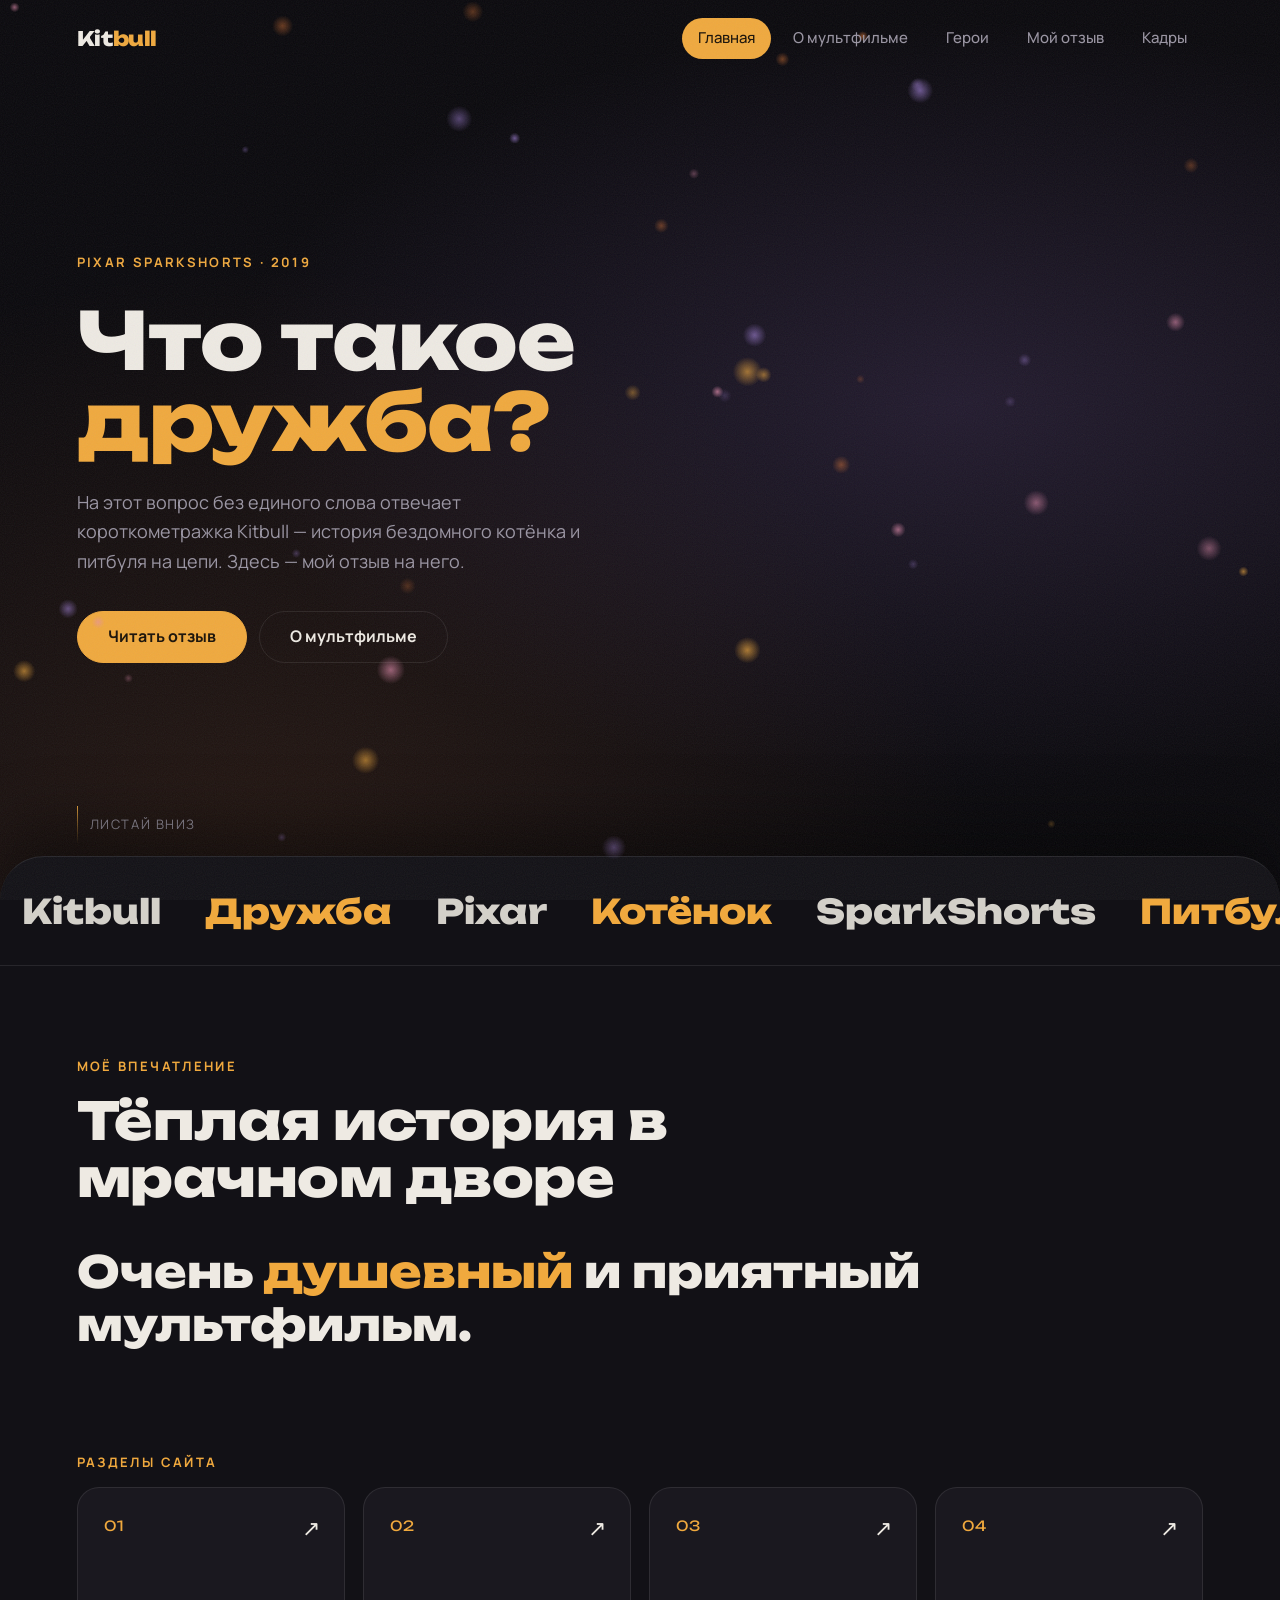
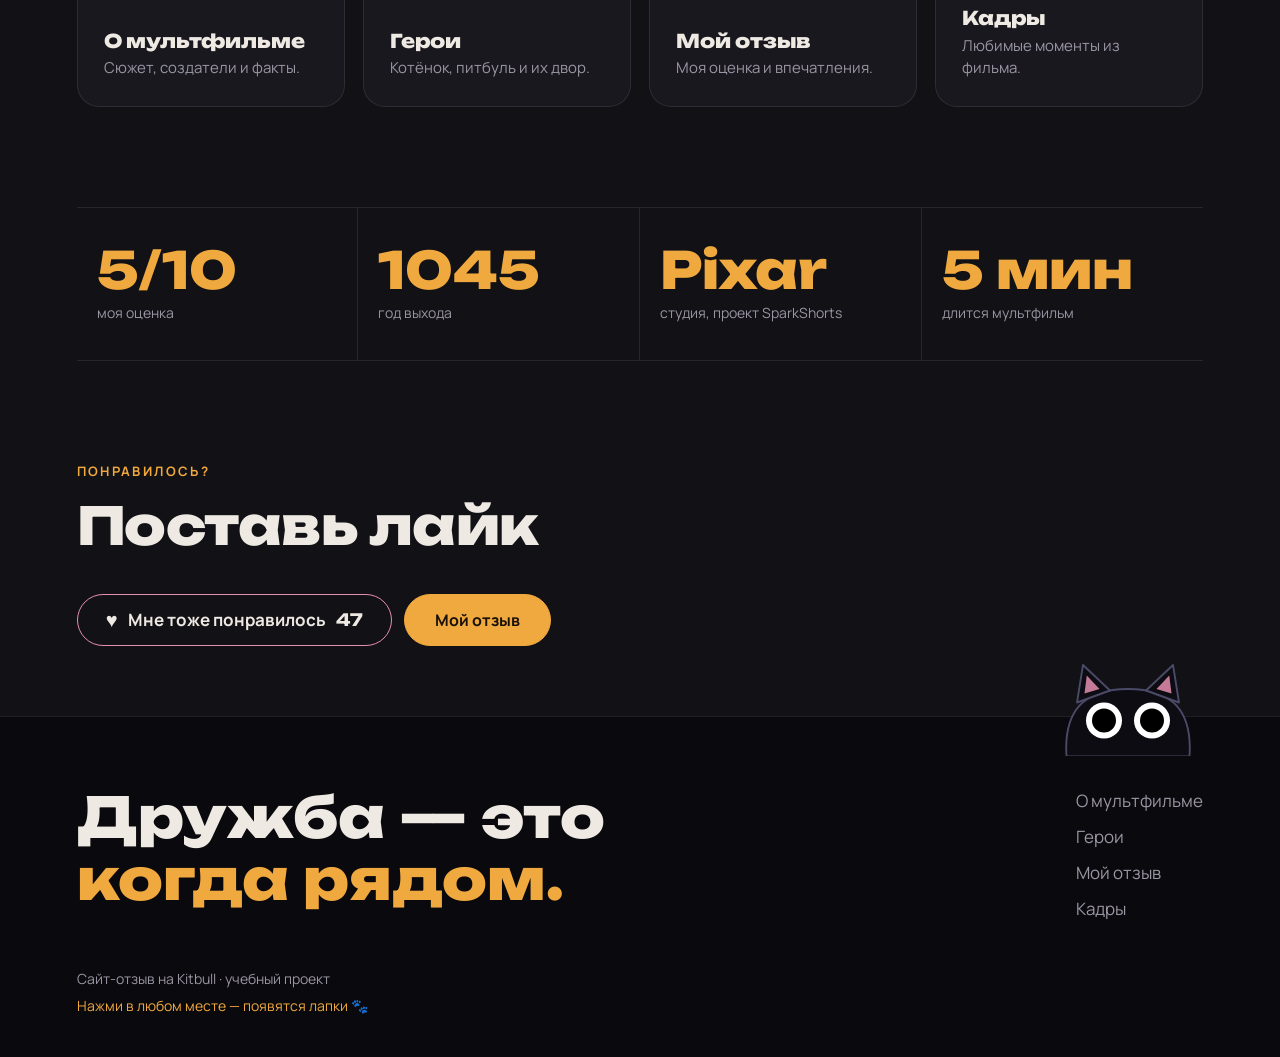
<file: index.html>
<!DOCTYPE html>
<html lang="ru">
<head>
    <meta charset="UTF-8">
    <meta name="viewport" content="width=device-width, initial-scale=1.0">
    <meta name="description" content="Отзыв на короткометражный мультфильм Kitbull (Pixar SparkShorts) — историю дружбы котёнка и питбуля.">
    <title>Kitbull — отзыв на мультфильм</title>
    <link rel="preconnect" href="https://fonts.googleapis.com">
    <link rel="preconnect" href="https://fonts.gstatic.com" crossorigin>
    <link href="https://fonts.googleapis.com/css2?family=Manrope:wght@400;500;700&family=Unbounded:wght@600;800&display=swap" rel="stylesheet">
    <link rel="stylesheet" href="./styles/root.css">
</head>
<body data-page="home">
    <canvas id="particles" aria-hidden="true"></canvas>
    <div class="progress" id="progress"></div>

    <nav class="nav" id="nav">
        <a class="nav__logo" href="index.html">Kit<span>bull</span></a>
        <ul class="nav__list" id="navList">
            <li><a href="index.html" class="is-active" aria-current="page">Главная</a></li>
            <li><a href="about.html">О мультфильме</a></li>
            <li><a href="characters.html">Герои</a></li>
            <li><a href="review.html">Мой отзыв</a></li>
            <li><a href="gallery.html">Кадры</a></li>
        </ul>
        <button class="nav__burger" id="burger" aria-label="Меню" aria-expanded="false" aria-controls="navList"><span></span><span></span></button>
    </nav>

    <header class="hero">
        <div class="hero__text">
            <span class="hero__tag">Pixar SparkShorts · 2019</span>
            <h1 class="hero__title">Что такое <em>дружба?</em></h1>
            <p class="hero__lead">
                На этот вопрос без единого слова отвечает короткометражка Kitbull —
                история бездомного котёнка и питбуля на цепи. Здесь — мой отзыв на него.
            </p>
            <div class="hero__actions">
                <a class="btn btn--primary" href="review.html">Читать отзыв</a>
                <a class="btn" href="about.html">О мультфильме</a>
            </div>
        </div>
        <div class="hero__sphere"><canvas id="sphere" data-glyph="paw" aria-hidden="true"></canvas></div>
        <span class="hero__scroll">Листай вниз</span>
    </header>

    <main class="sheet">
        <div class="marquee" aria-hidden="true">
            <div class="marquee__track">
                <span>Kitbull</span><span>Дружба</span><span>Pixar</span><span>Котёнок</span><span>SparkShorts</span><span>Питбуль</span><span>2019</span><span>Душевно</span>
                <span>Kitbull</span><span>Дружба</span><span>Pixar</span><span>Котёнок</span><span>SparkShorts</span><span>Питбуль</span><span>2019</span><span>Душевно</span>
            </div>
        </div>

        <section class="section" id="intro">
            <span class="section__label reveal">Моё впечатление</span>
            <h2 class="section__title reveal">Тёплая история в мрачном дворе</h2>
            <p class="quote reveal">Очень <em>душевный</em> и приятный мультфильм.</p>
        </section>

        <section class="section">
            <span class="section__label reveal">Разделы сайта</span>
            <div class="hub">
                <a class="hub__item reveal" href="about.html">
                    <span class="hub__num">01</span><span class="hub__arrow">↗</span>
                    <div><h3 class="hub__title">О мультфильме</h3><p class="hub__text">Сюжет, создатели и факты.</p></div>
                </a>
                <a class="hub__item reveal" href="characters.html">
                    <span class="hub__num">02</span><span class="hub__arrow">↗</span>
                    <div><h3 class="hub__title">Герои</h3><p class="hub__text">Котёнок, питбуль и их двор.</p></div>
                </a>
                <a class="hub__item reveal" href="review.html">
                    <span class="hub__num">03</span><span class="hub__arrow">↗</span>
                    <div><h3 class="hub__title">Мой отзыв</h3><p class="hub__text">Моя оценка и впечатления.</p></div>
                </a>
                <a class="hub__item reveal" href="gallery.html">
                    <span class="hub__num">04</span><span class="hub__arrow">↗</span>
                    <div><h3 class="hub__title">Кадры</h3><p class="hub__text">Любимые моменты из фильма.</p></div>
                </a>
            </div>
        </section>

        <section class="section">
            <div class="stats reveal">
                <div class="stats__item"><span class="stats__num"><span data-count="10">0</span>/10</span><span class="stats__label">моя оценка</span></div>
                <div class="stats__item"><span class="stats__num" data-count="2019">0</span><span class="stats__label">год выхода</span></div>
                <div class="stats__item"><span class="stats__num">Pixar</span><span class="stats__label">студия, проект SparkShorts</span></div>
                <div class="stats__item"><span class="stats__num"><span data-count="9">0</span> мин</span><span class="stats__label">длится мультфильм</span></div>
            </div>
        </section>

        <section class="section">
            <span class="section__label reveal">Понравилось?</span>
            <h2 class="section__title reveal">Поставь лайк</h2>
            <div class="hero__actions">
                <button class="like" data-like aria-pressed="false">
                    <span class="like__heart">♥</span> Мне тоже понравилось <span class="like__count" data-like-count>0</span>
                </button>
                <a class="btn btn--primary" href="review.html">Мой отзыв</a>
            </div>
        </section>
    </main>

    <footer class="footer">
        <svg class="kitten" id="kitten" viewBox="0 0 200 130" aria-hidden="true">
            <path d="M18 130 C 14 70 40 40 100 40 C 160 40 186 70 182 130 Z" fill="#0c0c12" stroke="#4b4a68" stroke-width="2.5" stroke-linejoin="round"/>
            <path d="M32 58 L 40 8 L 76 42 Z" fill="#0c0c12" stroke="#4b4a68" stroke-width="2.5" stroke-linejoin="round"/>
            <path d="M168 58 L 160 8 L 124 42 Z" fill="#0c0c12" stroke="#4b4a68" stroke-width="2.5" stroke-linejoin="round"/>
            <path d="M42 46 L 45 22 L 62 40 Z" fill="#c57a98"/>
            <path d="M158 46 L 155 22 L 138 40 Z" fill="#c57a98"/>
            <circle cx="68" cy="82" r="24" fill="#fff"/>
            <circle cx="132" cy="82" r="24" fill="#fff"/>
            <circle class="kitten__pupil" cx="68" cy="82" r="16" fill="#000"/>
            <circle class="kitten__pupil" cx="132" cy="82" r="16" fill="#000"/>
        </svg>
        <div class="footer__grid">
            <p class="footer__big">Дружба — это<br><span>когда рядом.</span></p>
            <ul class="footer__links">
                <li><a href="about.html">О мультфильме</a></li>
                <li><a href="characters.html">Герои</a></li>
                <li><a href="review.html">Мой отзыв</a></li>
                <li><a href="gallery.html">Кадры</a></li>
            </ul>
        </div>
        <p class="footer__copy">Сайт-отзыв на Kitbull · учебный проект</p>
        <p class="footer__hint">Нажми в любом месте — появятся лапки 🐾</p>
    </footer>

    <script src="./script.js"></script>
</body>
</html>
</file>
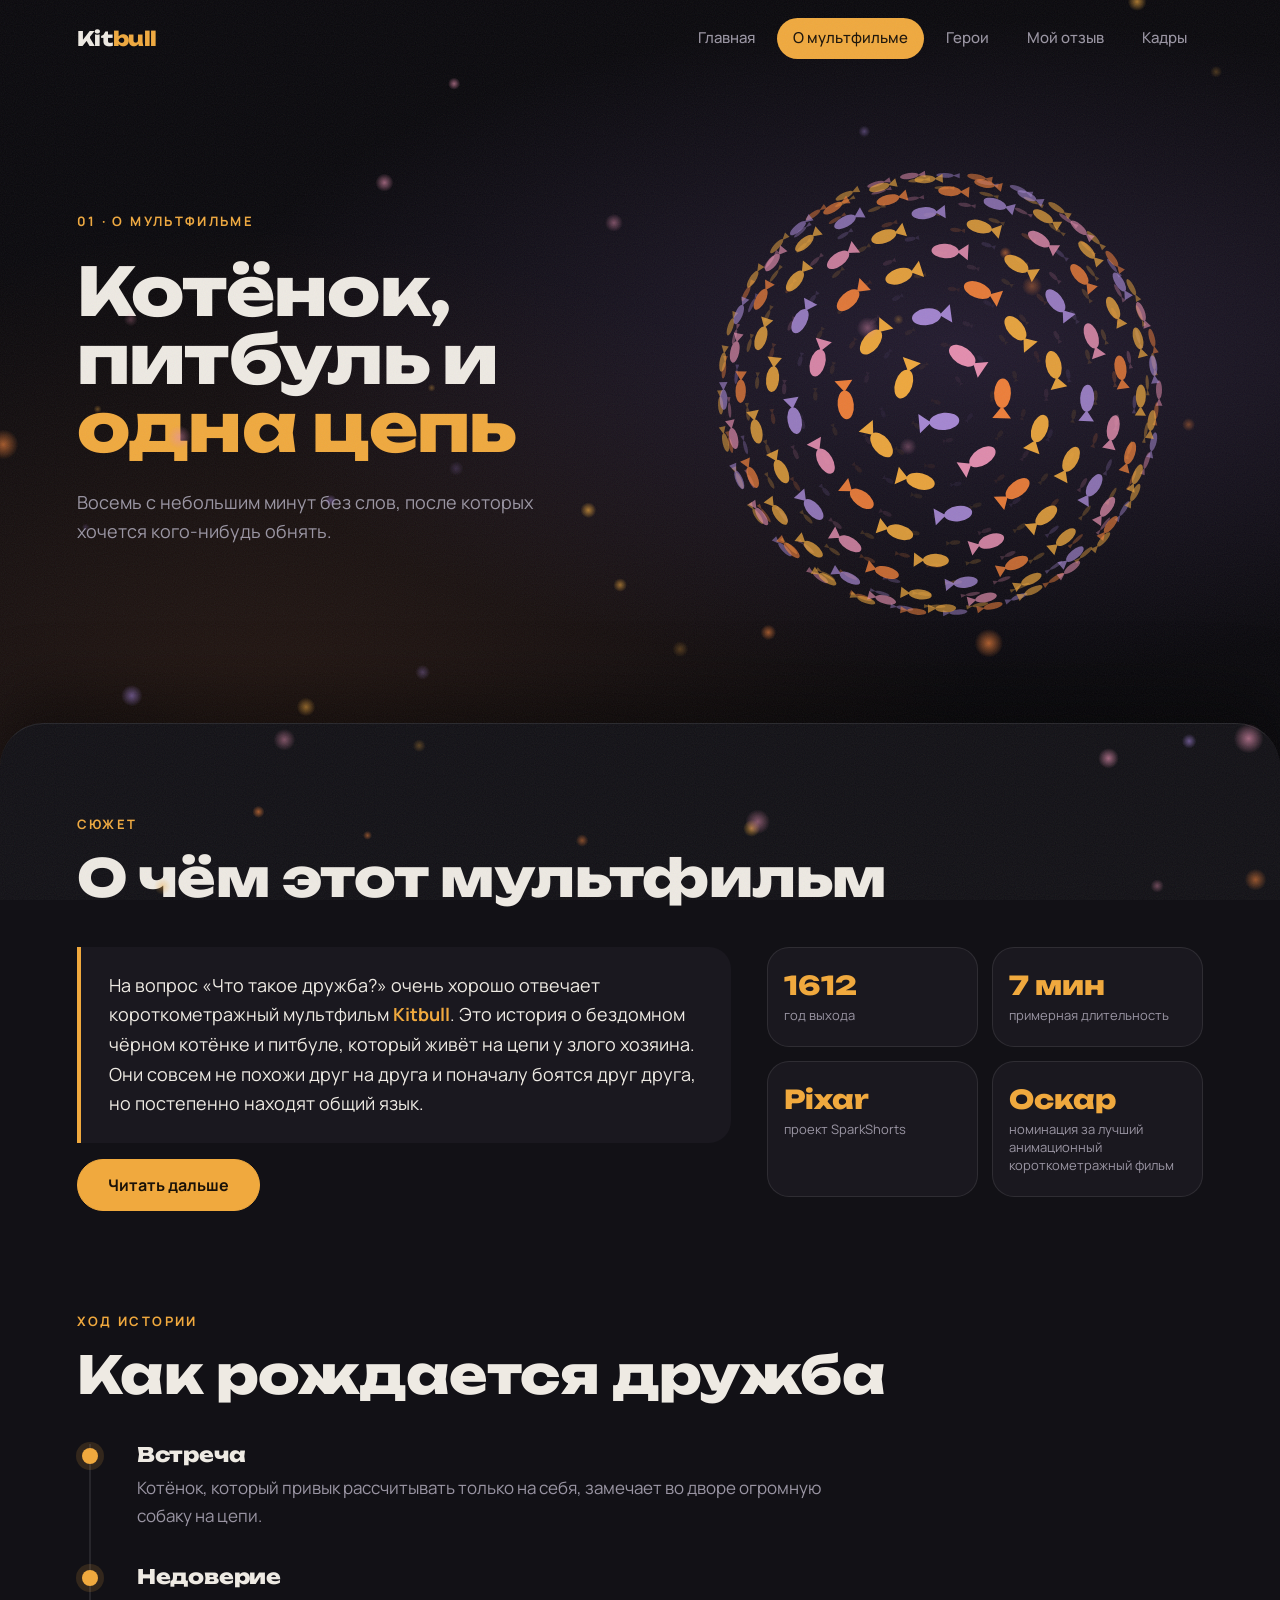
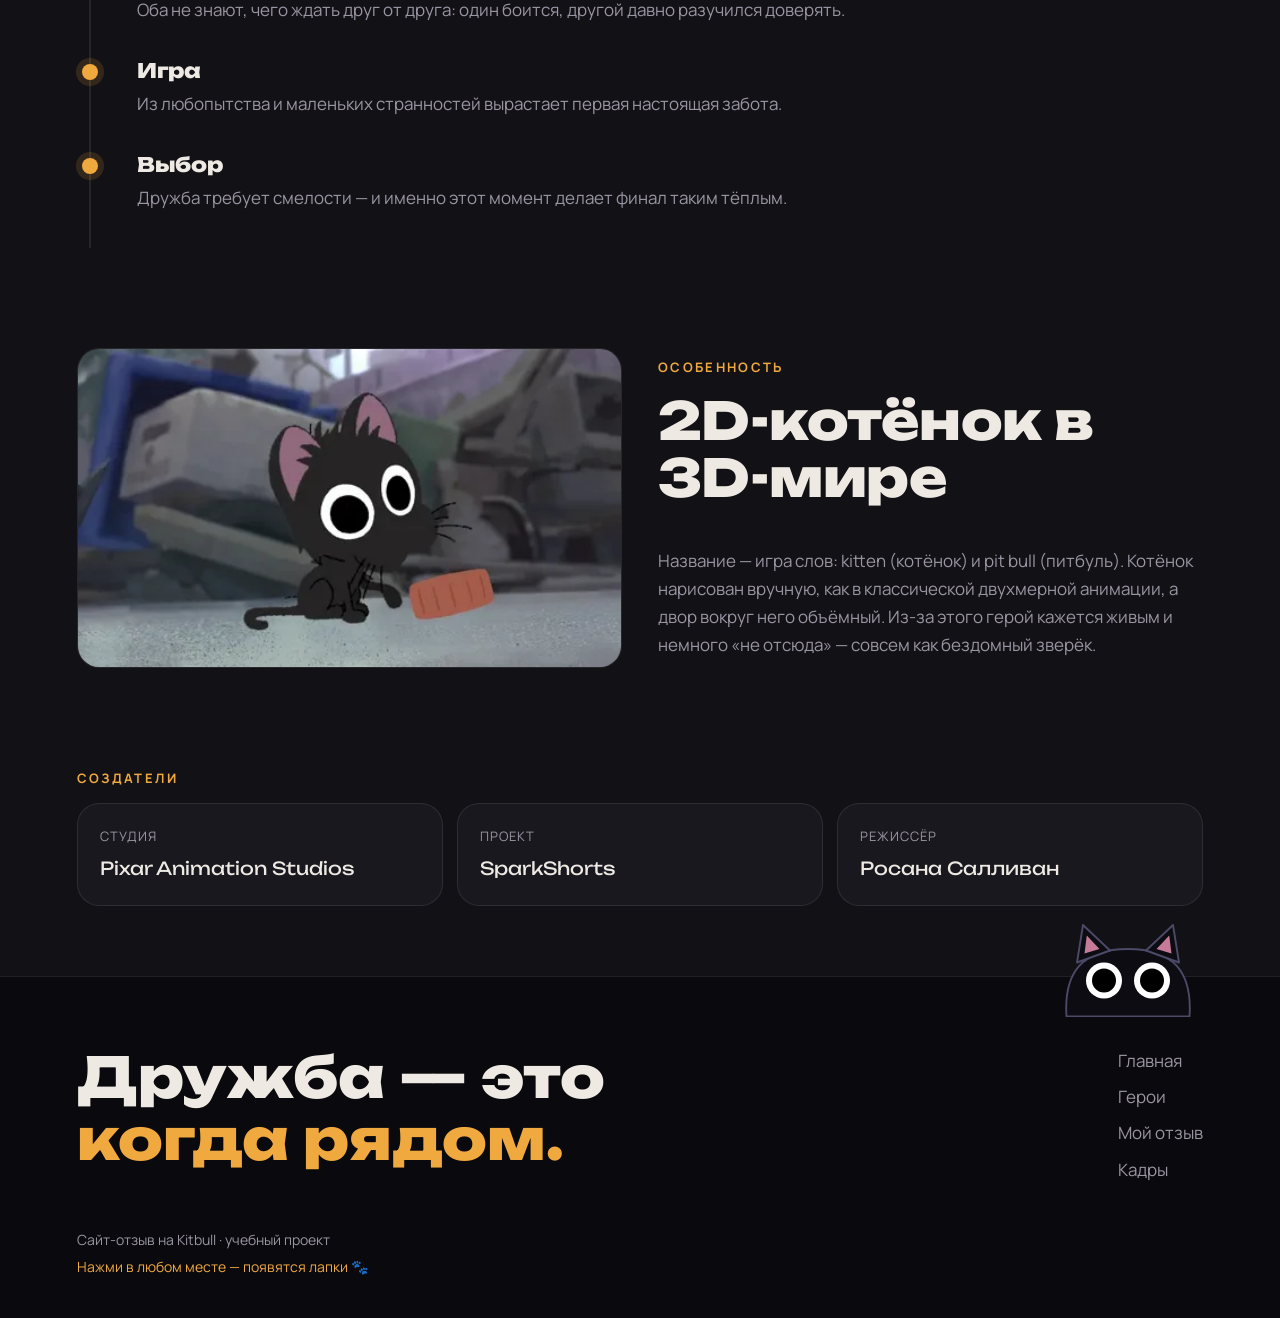
<file: about.html>
<!DOCTYPE html>
<html lang="ru">
<head>
    <meta charset="UTF-8">
    <meta name="viewport" content="width=device-width, initial-scale=1.0">
    <meta name="description" content="О мультфильме Kitbull: сюжет, создатели и интересные факты.">
    <title>О мультфильме — Kitbull</title>
    <link rel="preconnect" href="https://fonts.googleapis.com">
    <link rel="preconnect" href="https://fonts.gstatic.com" crossorigin>
    <link href="https://fonts.googleapis.com/css2?family=Manrope:wght@400;500;700&family=Unbounded:wght@600;800&display=swap" rel="stylesheet">
    <link rel="stylesheet" href="./styles/root.css">
</head>
<body data-page="about">
    <canvas id="particles" aria-hidden="true"></canvas>
    <div class="progress" id="progress"></div>

    <nav class="nav" id="nav">
        <a class="nav__logo" href="index.html">Kit<span>bull</span></a>
        <ul class="nav__list" id="navList">
            <li><a href="index.html">Главная</a></li>
            <li><a href="about.html" class="is-active" aria-current="page">О мультфильме</a></li>
            <li><a href="characters.html">Герои</a></li>
            <li><a href="review.html">Мой отзыв</a></li>
            <li><a href="gallery.html">Кадры</a></li>
        </ul>
        <button class="nav__burger" id="burger" aria-label="Меню" aria-expanded="false" aria-controls="navList"><span></span><span></span></button>
    </nav>

    <header class="hero hero--small">
        <div class="hero__text">
            <span class="hero__tag">01 · О мультфильме</span>
            <h1 class="hero__title">Котёнок, питбуль и <em>одна цепь</em></h1>
            <p class="hero__lead">Восемь с небольшим минут без слов, после которых хочется кого-нибудь обнять.</p>
        </div>
        <div class="hero__sphere"><canvas id="sphere" data-glyph="fish" aria-hidden="true"></canvas></div>
    </header>

    <main class="sheet">
        <section class="section main" id="story">
            <span class="section__label reveal">Сюжет</span>
            <h2 class="section__title reveal">О чём этот мультфильм</h2>
            <div class="story">
                <div class="story__text reveal">
                    <p class="main__par">
                        На вопрос «Что такое дружба?» очень хорошо отвечает короткометражный мультфильм
                        <strong>Kitbull</strong>. Это история о бездомном чёрном котёнке и питбуле, который живёт
                        на цепи у злого хозяина. Они совсем не похожи друг на друга и поначалу боятся друг друга,
                        но постепенно находят общий язык.
                    </p>
                    <div class="main__more" id="more" hidden>
                        <p class="main__par">
                            Мне очень понравилось, потому что это <strong>душевный и тёплый</strong> мультфильм.
                            В нём почти нет слов, и всё понятно по взглядам, звукам и движениям героев.
                            Особенно запоминается рисованная двухмерная анимация котёнка на фоне
                            объёмного, «настоящего» двора.
                        </p>
                        <p class="main__par">
                            Эта история про то, что поддержку можно найти там, где совсем не ждёшь,
                            и что дружба не зависит от того, кто ты и как выглядишь.
                        </p>
                    </div>
                    <button class="btn btn--primary" id="moreBtn" aria-expanded="false" aria-controls="more">Читать дальше</button>
                </div>

                <ul class="facts reveal">
                    <li class="facts__item"><span class="facts__num" data-count="2019">0</span><span class="facts__label">год выхода</span></li>
                    <li class="facts__item"><span class="facts__num"><span data-count="9">0</span> мин</span><span class="facts__label">примерная длительность</span></li>
                    <li class="facts__item"><span class="facts__text">Pixar</span><span class="facts__label">проект SparkShorts</span></li>
                    <li class="facts__item"><span class="facts__text">Оскар</span><span class="facts__label">номинация за лучший анимационный короткометражный фильм</span></li>
                </ul>
            </div>
        </section>

        <section class="section">
            <span class="section__label reveal">Ход истории</span>
            <h2 class="section__title reveal">Как рождается дружба</h2>
            <div class="timeline">
                <div class="timeline__step reveal"><h3>Встреча</h3><p>Котёнок, который привык рассчитывать только на себя, замечает во дворе огромную собаку на цепи.</p></div>
                <div class="timeline__step reveal"><h3>Недоверие</h3><p>Оба не знают, чего ждать друг от друга: один боится, другой давно разучился доверять.</p></div>
                <div class="timeline__step reveal"><h3>Игра</h3><p>Из любопытства и маленьких странностей вырастает первая настоящая забота.</p></div>
                <div class="timeline__step reveal"><h3>Выбор</h3><p>Дружба требует смелости — и именно этот момент делает финал таким тёплым.</p></div>
            </div>
        </section>

        <section class="section">
            <div class="split">
                <div class="split__img reveal"><img src="./images/scene-alley.png" alt="Котёнок играет с оранжевой крышкой на улице"></div>
                <div class="reveal">
                    <span class="section__label">Особенность</span>
                    <h2 class="section__title">2D-котёнок в 3D-мире</h2>
                    <p class="muted">Название — игра слов: kitten (котёнок) и pit bull (питбуль). Котёнок нарисован вручную, как в классической двухмерной анимации, а двор вокруг него объёмный. Из-за этого герой кажется живым и немного «не отсюда» — совсем как бездомный зверёк.</p>
                </div>
            </div>
        </section>

        <section class="section">
            <span class="section__label reveal">Создатели</span>
            <div class="credits">
                <div class="credits__item reveal"><span class="credits__role">Студия</span><span class="credits__name">Pixar Animation Studios</span></div>
                <div class="credits__item reveal"><span class="credits__role">Проект</span><span class="credits__name">SparkShorts</span></div>
                <div class="credits__item reveal"><span class="credits__role">Режиссёр</span><span class="credits__name">Росана Салливан</span></div>
            </div>
        </section>
    </main>

    <footer class="footer">
        <svg class="kitten" id="kitten" viewBox="0 0 200 130" aria-hidden="true">
            <path d="M18 130 C 14 70 40 40 100 40 C 160 40 186 70 182 130 Z" fill="#0c0c12" stroke="#4b4a68" stroke-width="2.5" stroke-linejoin="round"/>
            <path d="M32 58 L 40 8 L 76 42 Z" fill="#0c0c12" stroke="#4b4a68" stroke-width="2.5" stroke-linejoin="round"/>
            <path d="M168 58 L 160 8 L 124 42 Z" fill="#0c0c12" stroke="#4b4a68" stroke-width="2.5" stroke-linejoin="round"/>
            <path d="M42 46 L 45 22 L 62 40 Z" fill="#c57a98"/>
            <path d="M158 46 L 155 22 L 138 40 Z" fill="#c57a98"/>
            <circle cx="68" cy="82" r="24" fill="#fff"/>
            <circle cx="132" cy="82" r="24" fill="#fff"/>
            <circle class="kitten__pupil" cx="68" cy="82" r="16" fill="#000"/>
            <circle class="kitten__pupil" cx="132" cy="82" r="16" fill="#000"/>
        </svg>
        <div class="footer__grid">
            <p class="footer__big">Дружба — это<br><span>когда рядом.</span></p>
            <ul class="footer__links">
                <li><a href="index.html">Главная</a></li>
                <li><a href="characters.html">Герои</a></li>
                <li><a href="review.html">Мой отзыв</a></li>
                <li><a href="gallery.html">Кадры</a></li>
            </ul>
        </div>
        <p class="footer__copy">Сайт-отзыв на Kitbull · учебный проект</p>
        <p class="footer__hint">Нажми в любом месте — появятся лапки 🐾</p>
    </footer>

    <script src="./script.js"></script>
</body>
</html>
</file>
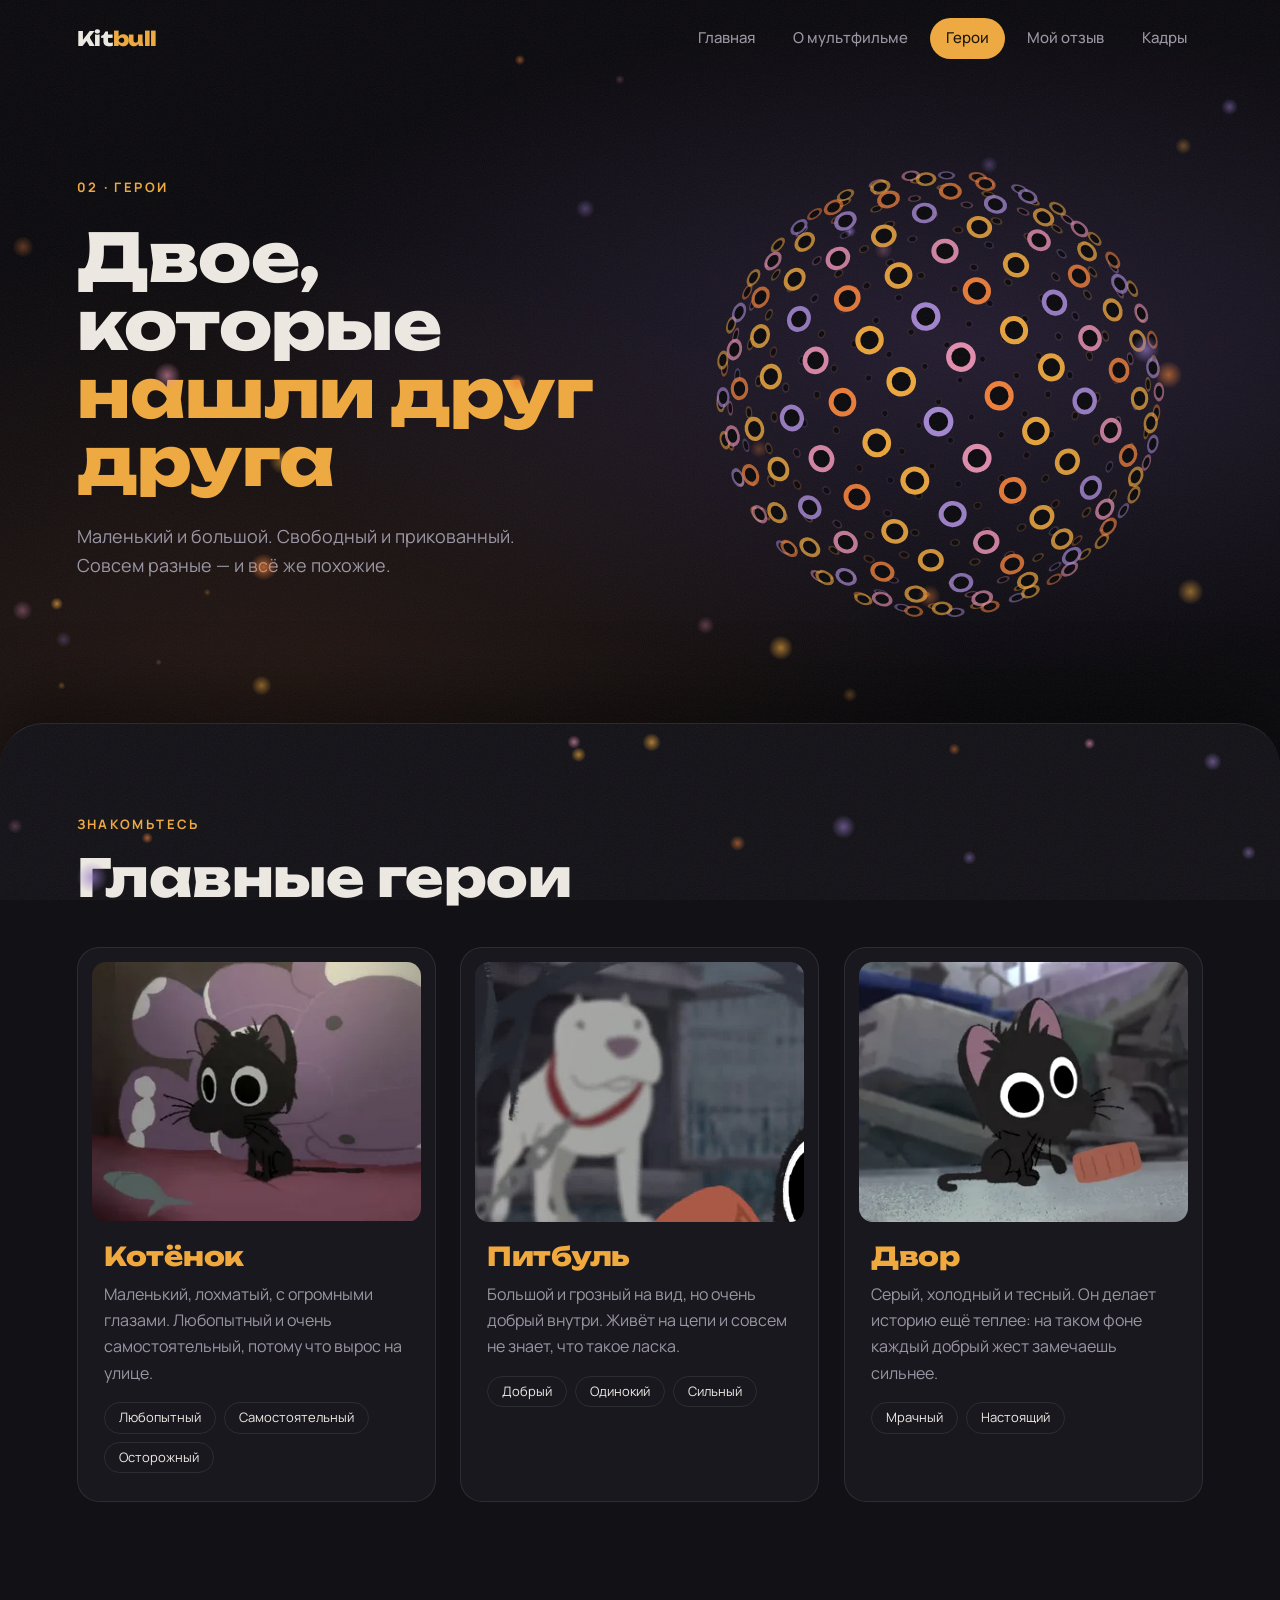
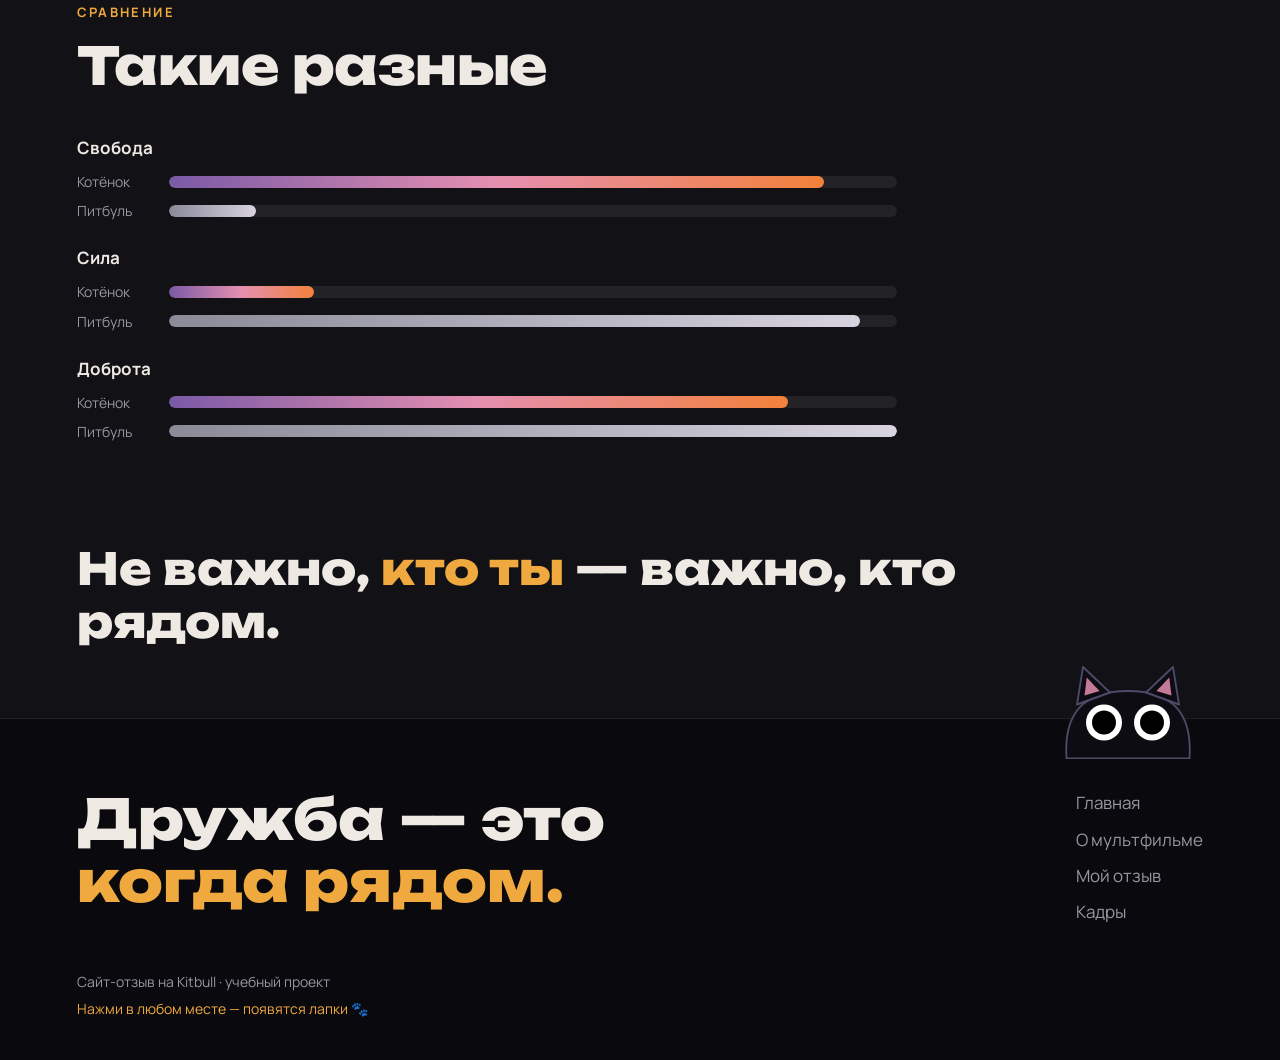
<file: characters.html>
<!DOCTYPE html>
<html lang="ru">
<head>
    <meta charset="UTF-8">
    <meta name="viewport" content="width=device-width, initial-scale=1.0">
    <meta name="description" content="Герои мультфильма Kitbull: котёнок и питбуль.">
    <title>Герои — Kitbull</title>
    <link rel="preconnect" href="https://fonts.googleapis.com">
    <link rel="preconnect" href="https://fonts.gstatic.com" crossorigin>
    <link href="https://fonts.googleapis.com/css2?family=Manrope:wght@400;500;700&family=Unbounded:wght@600;800&display=swap" rel="stylesheet">
    <link rel="stylesheet" href="./styles/root.css">
</head>
<body data-page="characters">
    <canvas id="particles" aria-hidden="true"></canvas>
    <div class="progress" id="progress"></div>

    <nav class="nav" id="nav">
        <a class="nav__logo" href="index.html">Kit<span>bull</span></a>
        <ul class="nav__list" id="navList">
            <li><a href="index.html">Главная</a></li>
            <li><a href="about.html">О мультфильме</a></li>
            <li><a href="characters.html" class="is-active" aria-current="page">Герои</a></li>
            <li><a href="review.html">Мой отзыв</a></li>
            <li><a href="gallery.html">Кадры</a></li>
        </ul>
        <button class="nav__burger" id="burger" aria-label="Меню" aria-expanded="false" aria-controls="navList"><span></span><span></span></button>
    </nav>

    <header class="hero hero--small">
        <div class="hero__text">
            <span class="hero__tag">02 · Герои</span>
            <h1 class="hero__title">Двое, которые <em>нашли друг друга</em></h1>
            <p class="hero__lead">Маленький и большой. Свободный и прикованный. Совсем разные — и всё же похожие.</p>
        </div>
        <div class="hero__sphere"><canvas id="sphere" data-glyph="eye" aria-hidden="true"></canvas></div>
    </header>

    <main class="sheet">
        <section class="section" id="heroes">
            <span class="section__label reveal">Знакомьтесь</span>
            <h2 class="section__title reveal">Главные герои</h2>
            <div class="cards">
                <article class="card reveal" tabindex="0">
                    <div class="card__img card__img--cat" role="img" aria-label="Чёрный котёнок с большими глазами"></div>
                    <h3 class="card__title">Котёнок</h3>
                    <p class="card__text">Маленький, лохматый, с огромными глазами. Любопытный и очень самостоятельный, потому что вырос на улице.</p>
                    <div class="chips"><span class="chip">Любопытный</span><span class="chip">Самостоятельный</span><span class="chip">Осторожный</span></div>
                </article>
                <article class="card reveal" tabindex="0">
                    <div class="card__img card__img--dog" role="img" aria-label="Питбуль на цепи"></div>
                    <h3 class="card__title">Питбуль</h3>
                    <p class="card__text">Большой и грозный на вид, но очень добрый внутри. Живёт на цепи и совсем не знает, что такое ласка.</p>
                    <div class="chips"><span class="chip">Добрый</span><span class="chip">Одинокий</span><span class="chip">Сильный</span></div>
                </article>
                <article class="card reveal" tabindex="0">
                    <div class="card__img card__img--yard" role="img" aria-label="Мрачный двор"></div>
                    <h3 class="card__title">Двор</h3>
                    <p class="card__text">Серый, холодный и тесный. Он делает историю ещё теплее: на таком фоне каждый добрый жест замечаешь сильнее.</p>
                    <div class="chips"><span class="chip">Мрачный</span><span class="chip">Настоящий</span></div>
                </article>
            </div>
        </section>

        <section class="section">
            <span class="section__label reveal">Сравнение</span>
            <h2 class="section__title reveal">Такие разные</h2>
            <div class="compare reveal">
                <div class="compare__row">
                    <span class="compare__name">Свобода</span>
                    <div class="compare__bars">
                        <div class="compare__bar"><span>Котёнок</span><span class="bar"><i data-w="90"></i></span></div>
                        <div class="compare__bar"><span>Питбуль</span><span class="bar bar--dog"><i data-w="12"></i></span></div>
                    </div>
                </div>
                <div class="compare__row">
                    <span class="compare__name">Сила</span>
                    <div class="compare__bars">
                        <div class="compare__bar"><span>Котёнок</span><span class="bar"><i data-w="20"></i></span></div>
                        <div class="compare__bar"><span>Питбуль</span><span class="bar bar--dog"><i data-w="95"></i></span></div>
                    </div>
                </div>
                <div class="compare__row">
                    <span class="compare__name">Доброта</span>
                    <div class="compare__bars">
                        <div class="compare__bar"><span>Котёнок</span><span class="bar"><i data-w="85"></i></span></div>
                        <div class="compare__bar"><span>Питбуль</span><span class="bar bar--dog"><i data-w="100"></i></span></div>
                    </div>
                </div>
            </div>
        </section>

        <section class="section">
            <p class="quote reveal">Не важно, <em>кто ты</em> — важно, кто рядом.</p>
        </section>
    </main>

    <footer class="footer">
        <svg class="kitten" id="kitten" viewBox="0 0 200 130" aria-hidden="true">
            <path d="M18 130 C 14 70 40 40 100 40 C 160 40 186 70 182 130 Z" fill="#0c0c12" stroke="#4b4a68" stroke-width="2.5" stroke-linejoin="round"/>
            <path d="M32 58 L 40 8 L 76 42 Z" fill="#0c0c12" stroke="#4b4a68" stroke-width="2.5" stroke-linejoin="round"/>
            <path d="M168 58 L 160 8 L 124 42 Z" fill="#0c0c12" stroke="#4b4a68" stroke-width="2.5" stroke-linejoin="round"/>
            <path d="M42 46 L 45 22 L 62 40 Z" fill="#c57a98"/>
            <path d="M158 46 L 155 22 L 138 40 Z" fill="#c57a98"/>
            <circle cx="68" cy="82" r="24" fill="#fff"/>
            <circle cx="132" cy="82" r="24" fill="#fff"/>
            <circle class="kitten__pupil" cx="68" cy="82" r="16" fill="#000"/>
            <circle class="kitten__pupil" cx="132" cy="82" r="16" fill="#000"/>
        </svg>
        <div class="footer__grid">
            <p class="footer__big">Дружба — это<br><span>когда рядом.</span></p>
            <ul class="footer__links">
                <li><a href="index.html">Главная</a></li>
                <li><a href="about.html">О мультфильме</a></li>
                <li><a href="review.html">Мой отзыв</a></li>
                <li><a href="gallery.html">Кадры</a></li>
            </ul>
        </div>
        <p class="footer__copy">Сайт-отзыв на Kitbull · учебный проект</p>
        <p class="footer__hint">Нажми в любом месте — появятся лапки 🐾</p>
    </footer>

    <script src="./script.js"></script>
</body>
</html>
</file>
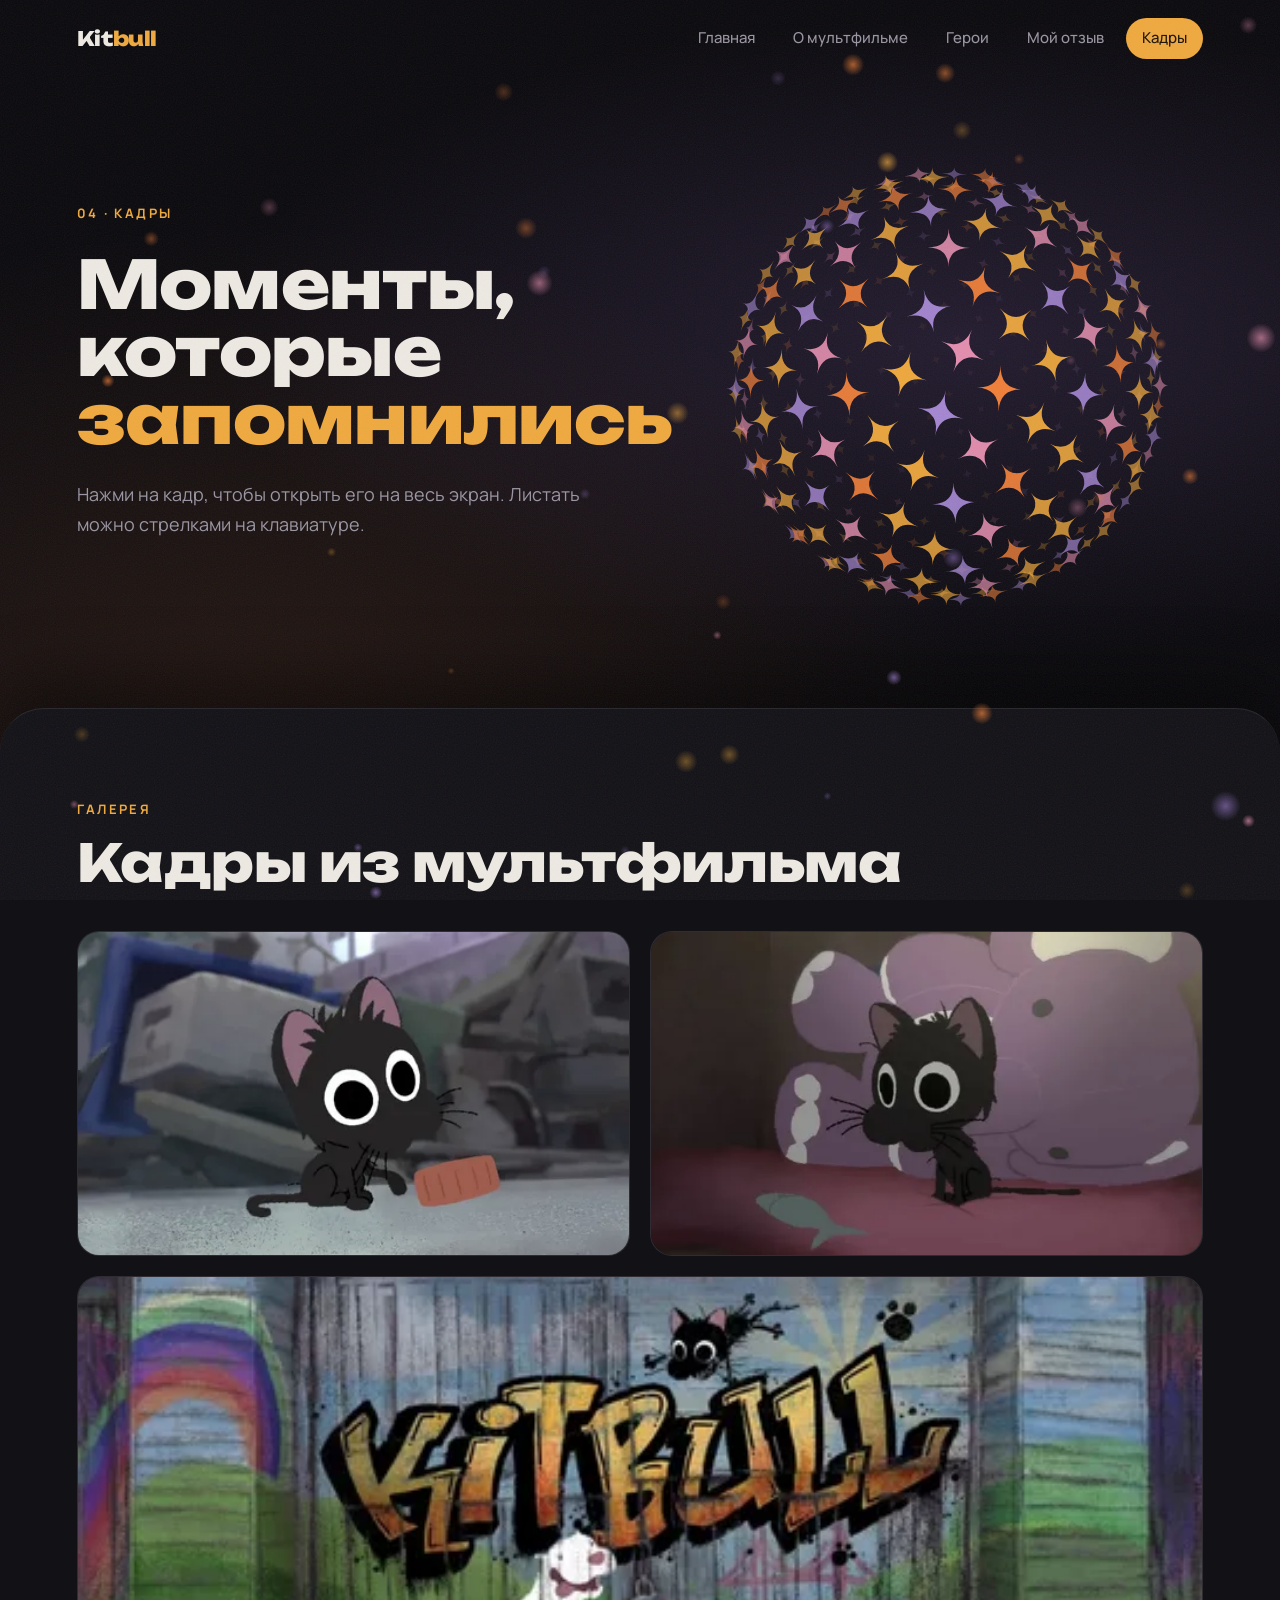
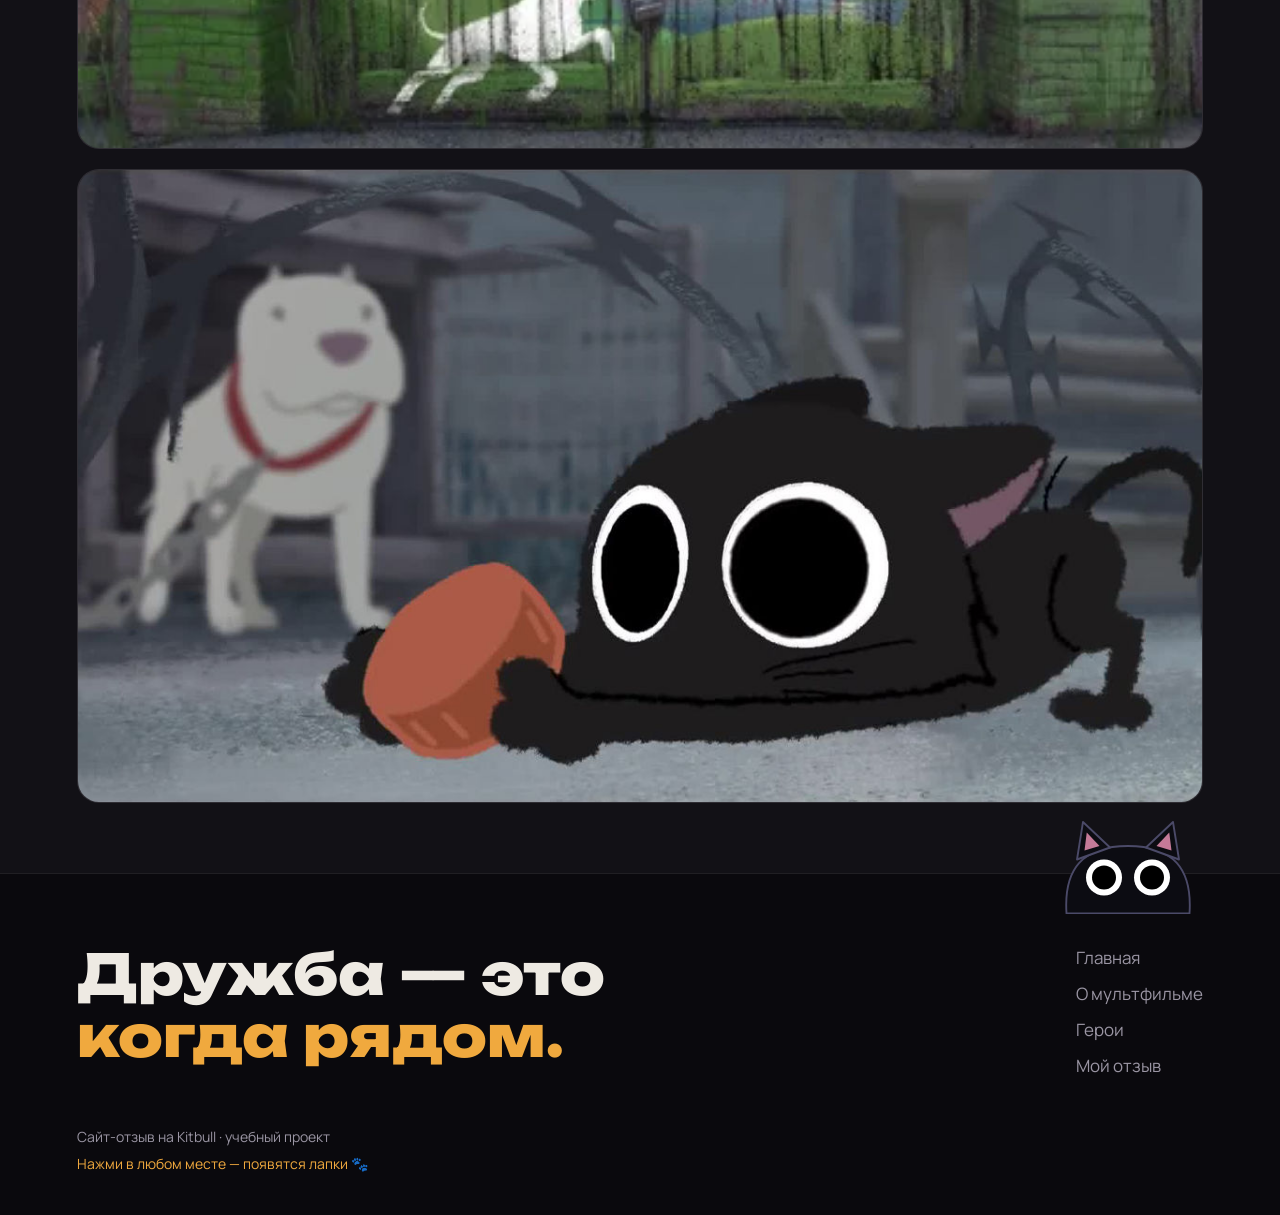
<file: gallery.html>
<!DOCTYPE html>
<html lang="ru">
<head>
    <meta charset="UTF-8">
    <meta name="viewport" content="width=device-width, initial-scale=1.0">
    <meta name="description" content="Кадры из мультфильма Kitbull.">
    <title>Кадры — Kitbull</title>
    <link rel="preconnect" href="https://fonts.googleapis.com">
    <link rel="preconnect" href="https://fonts.gstatic.com" crossorigin>
    <link href="https://fonts.googleapis.com/css2?family=Manrope:wght@400;500;700&family=Unbounded:wght@600;800&display=swap" rel="stylesheet">
    <link rel="stylesheet" href="./styles/root.css">
</head>
<body data-page="gallery">
    <canvas id="particles" aria-hidden="true"></canvas>
    <div class="progress" id="progress"></div>

    <nav class="nav" id="nav">
        <a class="nav__logo" href="index.html">Kit<span>bull</span></a>
        <ul class="nav__list" id="navList">
            <li><a href="index.html">Главная</a></li>
            <li><a href="about.html">О мультфильме</a></li>
            <li><a href="characters.html">Герои</a></li>
            <li><a href="review.html">Мой отзыв</a></li>
            <li><a href="gallery.html" class="is-active" aria-current="page">Кадры</a></li>
        </ul>
        <button class="nav__burger" id="burger" aria-label="Меню" aria-expanded="false" aria-controls="navList"><span></span><span></span></button>
    </nav>

    <header class="hero hero--small">
        <div class="hero__text">
            <span class="hero__tag">04 · Кадры</span>
            <h1 class="hero__title">Моменты, которые <em>запомнились</em></h1>
            <p class="hero__lead">Нажми на кадр, чтобы открыть его на весь экран. Листать можно стрелками на клавиатуре.</p>
        </div>
        <div class="hero__sphere"><canvas id="sphere" data-glyph="star" aria-hidden="true"></canvas></div>
    </header>

    <main class="sheet">
        <section class="section" id="gallery">
            <span class="section__label reveal">Галерея</span>
            <h2 class="section__title reveal">Кадры из мультфильма</h2>
            <div class="gallery">
                <button class="gallery__item reveal" data-full="./images/scene-alley.png"><img src="./images/scene-alley.png" alt="Котёнок играет с оранжевой крышкой на улице"><span class="gallery__cap">Первые игры во дворе</span></button>
                <button class="gallery__item reveal" data-full="./images/scene-hippo.png"><img src="./images/scene-hippo.png" alt="Котёнок возле большой фиолетовой игрушки, рядом рыбка"><span class="gallery__cap">Тихий уголок и рыбка</span></button>
                <button class="gallery__item gallery__item--wide reveal" data-full="./images/logo-graffiti.png"><img src="./images/logo-graffiti.png" alt="Граффити с названием Kitbull"><span class="gallery__cap">Граффити с названием</span></button>
                <button class="gallery__item gallery__item--wide reveal" data-full="./images/header.jpg"><img src="./images/header.jpg" alt="Котёнок с крышкой, на фоне питбуль на цепи"><span class="gallery__cap">Двое во дворе</span></button>
            </div>
        </section>
    </main>

    <div class="lightbox" id="lightbox" hidden>
        <button class="lightbox__nav lightbox__nav--prev" id="lbPrev" aria-label="Предыдущий кадр">←</button>
        <img class="lightbox__img" id="lightboxImg" alt="">
        <button class="lightbox__nav lightbox__nav--next" id="lbNext" aria-label="Следующий кадр">→</button>
        <p class="lightbox__caption" id="lbCaption"></p>
    </div>

    <footer class="footer">
        <svg class="kitten" id="kitten" viewBox="0 0 200 130" aria-hidden="true">
            <path d="M18 130 C 14 70 40 40 100 40 C 160 40 186 70 182 130 Z" fill="#0c0c12" stroke="#4b4a68" stroke-width="2.5" stroke-linejoin="round"/>
            <path d="M32 58 L 40 8 L 76 42 Z" fill="#0c0c12" stroke="#4b4a68" stroke-width="2.5" stroke-linejoin="round"/>
            <path d="M168 58 L 160 8 L 124 42 Z" fill="#0c0c12" stroke="#4b4a68" stroke-width="2.5" stroke-linejoin="round"/>
            <path d="M42 46 L 45 22 L 62 40 Z" fill="#c57a98"/>
            <path d="M158 46 L 155 22 L 138 40 Z" fill="#c57a98"/>
            <circle cx="68" cy="82" r="24" fill="#fff"/>
            <circle cx="132" cy="82" r="24" fill="#fff"/>
            <circle class="kitten__pupil" cx="68" cy="82" r="16" fill="#000"/>
            <circle class="kitten__pupil" cx="132" cy="82" r="16" fill="#000"/>
        </svg>
        <div class="footer__grid">
            <p class="footer__big">Дружба — это<br><span>когда рядом.</span></p>
            <ul class="footer__links">
                <li><a href="index.html">Главная</a></li>
                <li><a href="about.html">О мультфильме</a></li>
                <li><a href="characters.html">Герои</a></li>
                <li><a href="review.html">Мой отзыв</a></li>
            </ul>
        </div>
        <p class="footer__copy">Сайт-отзыв на Kitbull · учебный проект</p>
        <p class="footer__hint">Нажми в любом месте — появятся лапки 🐾</p>
    </footer>

    <script src="./script.js"></script>
</body>
</html>
</file>
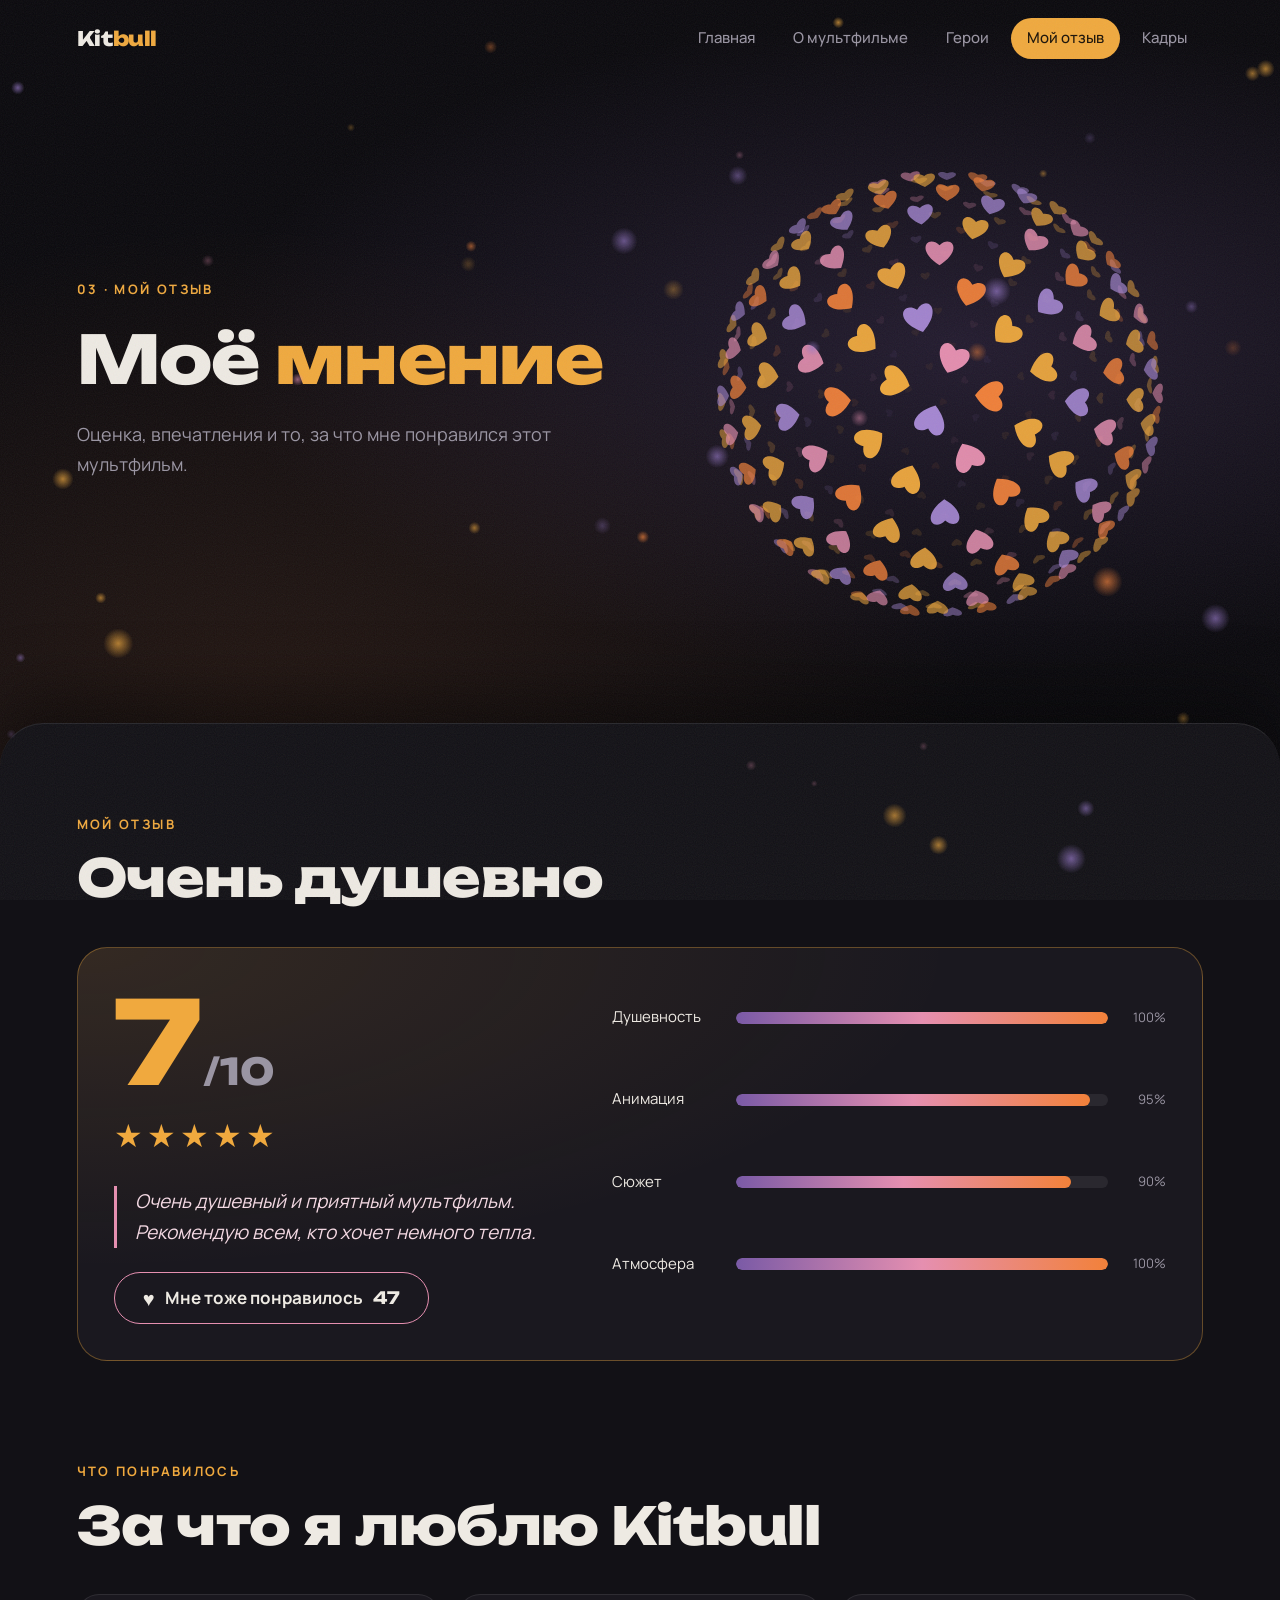
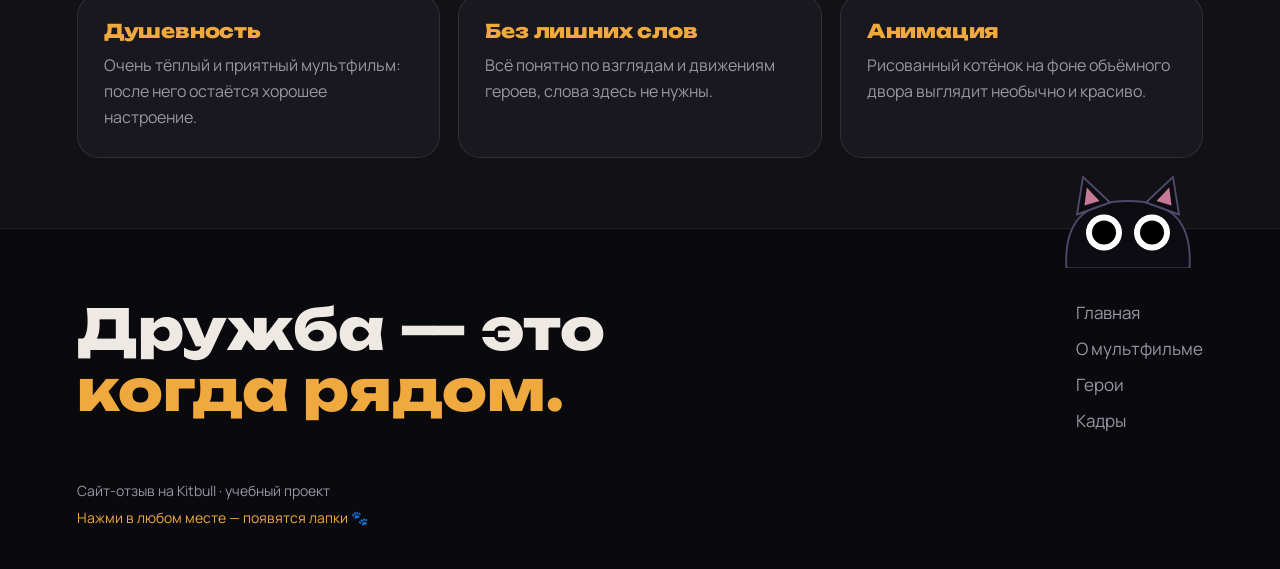
<file: review.html>
<!DOCTYPE html>
<html lang="ru">
<head>
    <meta charset="UTF-8">
    <meta name="viewport" content="width=device-width, initial-scale=1.0">
    <meta name="description" content="Мой отзыв на мультфильм Kitbull.">
    <title>Мой отзыв — Kitbull</title>
    <link rel="preconnect" href="https://fonts.googleapis.com">
    <link rel="preconnect" href="https://fonts.gstatic.com" crossorigin>
    <link href="https://fonts.googleapis.com/css2?family=Manrope:wght@400;500;700&family=Unbounded:wght@600;800&display=swap" rel="stylesheet">
    <link rel="stylesheet" href="./styles/root.css">
</head>
<body data-page="reviews">
    <canvas id="particles" aria-hidden="true"></canvas>
    <div class="progress" id="progress"></div>

    <nav class="nav" id="nav">
        <a class="nav__logo" href="index.html">Kit<span>bull</span></a>
        <ul class="nav__list" id="navList">
            <li><a href="index.html">Главная</a></li>
            <li><a href="about.html">О мультфильме</a></li>
            <li><a href="characters.html">Герои</a></li>
            <li><a href="review.html" class="is-active" aria-current="page">Мой отзыв</a></li>
            <li><a href="gallery.html">Кадры</a></li>
        </ul>
        <button class="nav__burger" id="burger" aria-label="Меню" aria-expanded="false" aria-controls="navList"><span></span><span></span></button>
    </nav>

    <header class="hero hero--small">
        <div class="hero__text">
            <span class="hero__tag">03 · Мой отзыв</span>
            <h1 class="hero__title">Моё <em>мнение</em></h1>
            <p class="hero__lead">Оценка, впечатления и то, за что мне понравился этот мультфильм.</p>
        </div>
        <div class="hero__sphere"><canvas id="sphere" data-glyph="heart" aria-hidden="true"></canvas></div>
    </header>

    <main class="sheet">
        <section class="section" id="my-review">
            <span class="section__label reveal">Мой отзыв</span>
            <h2 class="section__title reveal">Очень душевно</h2>
            <div class="mine reveal">
                <div>
                    <span class="mine__big"><span data-count="10">0</span><small>/10</small></span>
                    <div class="stars" id="stars" aria-label="Оценка 10 из 10"></div>
                    <p class="mine__quote">Очень душевный и приятный мультфильм. Рекомендую всем, кто хочет немного тепла.</p>
                    <button class="like" data-like aria-pressed="false">
                        <span class="like__heart">♥</span> Мне тоже понравилось <span class="like__count" data-like-count>0</span>
                    </button>
                </div>
                <ul class="meters">
                    <li class="meter"><span>Душевность</span><span class="bar"><i data-w="100"></i></span><span class="meter__val">100%</span></li>
                    <li class="meter"><span>Анимация</span><span class="bar"><i data-w="95"></i></span><span class="meter__val">95%</span></li>
                    <li class="meter"><span>Сюжет</span><span class="bar"><i data-w="90"></i></span><span class="meter__val">90%</span></li>
                    <li class="meter"><span>Атмосфера</span><span class="bar"><i data-w="100"></i></span><span class="meter__val">100%</span></li>
                </ul>
            </div>
        </section>

        <section class="section">
            <span class="section__label reveal">Что понравилось</span>
            <h2 class="section__title reveal">За что я люблю Kitbull</h2>
            <div class="liked">
                <div class="liked__item reveal"><h3>Душевность</h3><p>Очень тёплый и приятный мультфильм: после него остаётся хорошее настроение.</p></div>
                <div class="liked__item reveal"><h3>Без лишних слов</h3><p>Всё понятно по взглядам и движениям героев, слова здесь не нужны.</p></div>
                <div class="liked__item reveal"><h3>Анимация</h3><p>Рисованный котёнок на фоне объёмного двора выглядит необычно и красиво.</p></div>
            </div>
        </section>
    </main>

    <footer class="footer">
        <svg class="kitten" id="kitten" viewBox="0 0 200 130" aria-hidden="true">
            <path d="M18 130 C 14 70 40 40 100 40 C 160 40 186 70 182 130 Z" fill="#0c0c12" stroke="#4b4a68" stroke-width="2.5" stroke-linejoin="round"/>
            <path d="M32 58 L 40 8 L 76 42 Z" fill="#0c0c12" stroke="#4b4a68" stroke-width="2.5" stroke-linejoin="round"/>
            <path d="M168 58 L 160 8 L 124 42 Z" fill="#0c0c12" stroke="#4b4a68" stroke-width="2.5" stroke-linejoin="round"/>
            <path d="M42 46 L 45 22 L 62 40 Z" fill="#c57a98"/>
            <path d="M158 46 L 155 22 L 138 40 Z" fill="#c57a98"/>
            <circle cx="68" cy="82" r="24" fill="#fff"/>
            <circle cx="132" cy="82" r="24" fill="#fff"/>
            <circle class="kitten__pupil" cx="68" cy="82" r="16" fill="#000"/>
            <circle class="kitten__pupil" cx="132" cy="82" r="16" fill="#000"/>
        </svg>
        <div class="footer__grid">
            <p class="footer__big">Дружба — это<br><span>когда рядом.</span></p>
            <ul class="footer__links">
                <li><a href="index.html">Главная</a></li>
                <li><a href="about.html">О мультфильме</a></li>
                <li><a href="characters.html">Герои</a></li>
                <li><a href="gallery.html">Кадры</a></li>
            </ul>
        </div>
        <p class="footer__copy">Сайт-отзыв на Kitbull · учебный проект</p>
        <p class="footer__hint">Нажми в любом месте — появятся лапки 🐾</p>
    </footer>

    <script src="./script.js"></script>
</body>
</html>
</file>
<file: styles/root.css>
@import url("./base.css");
@import url("./header.css");
@import url("./main.css");
@import url("./reviews.css");
@import url("./effects.css");
</file>
